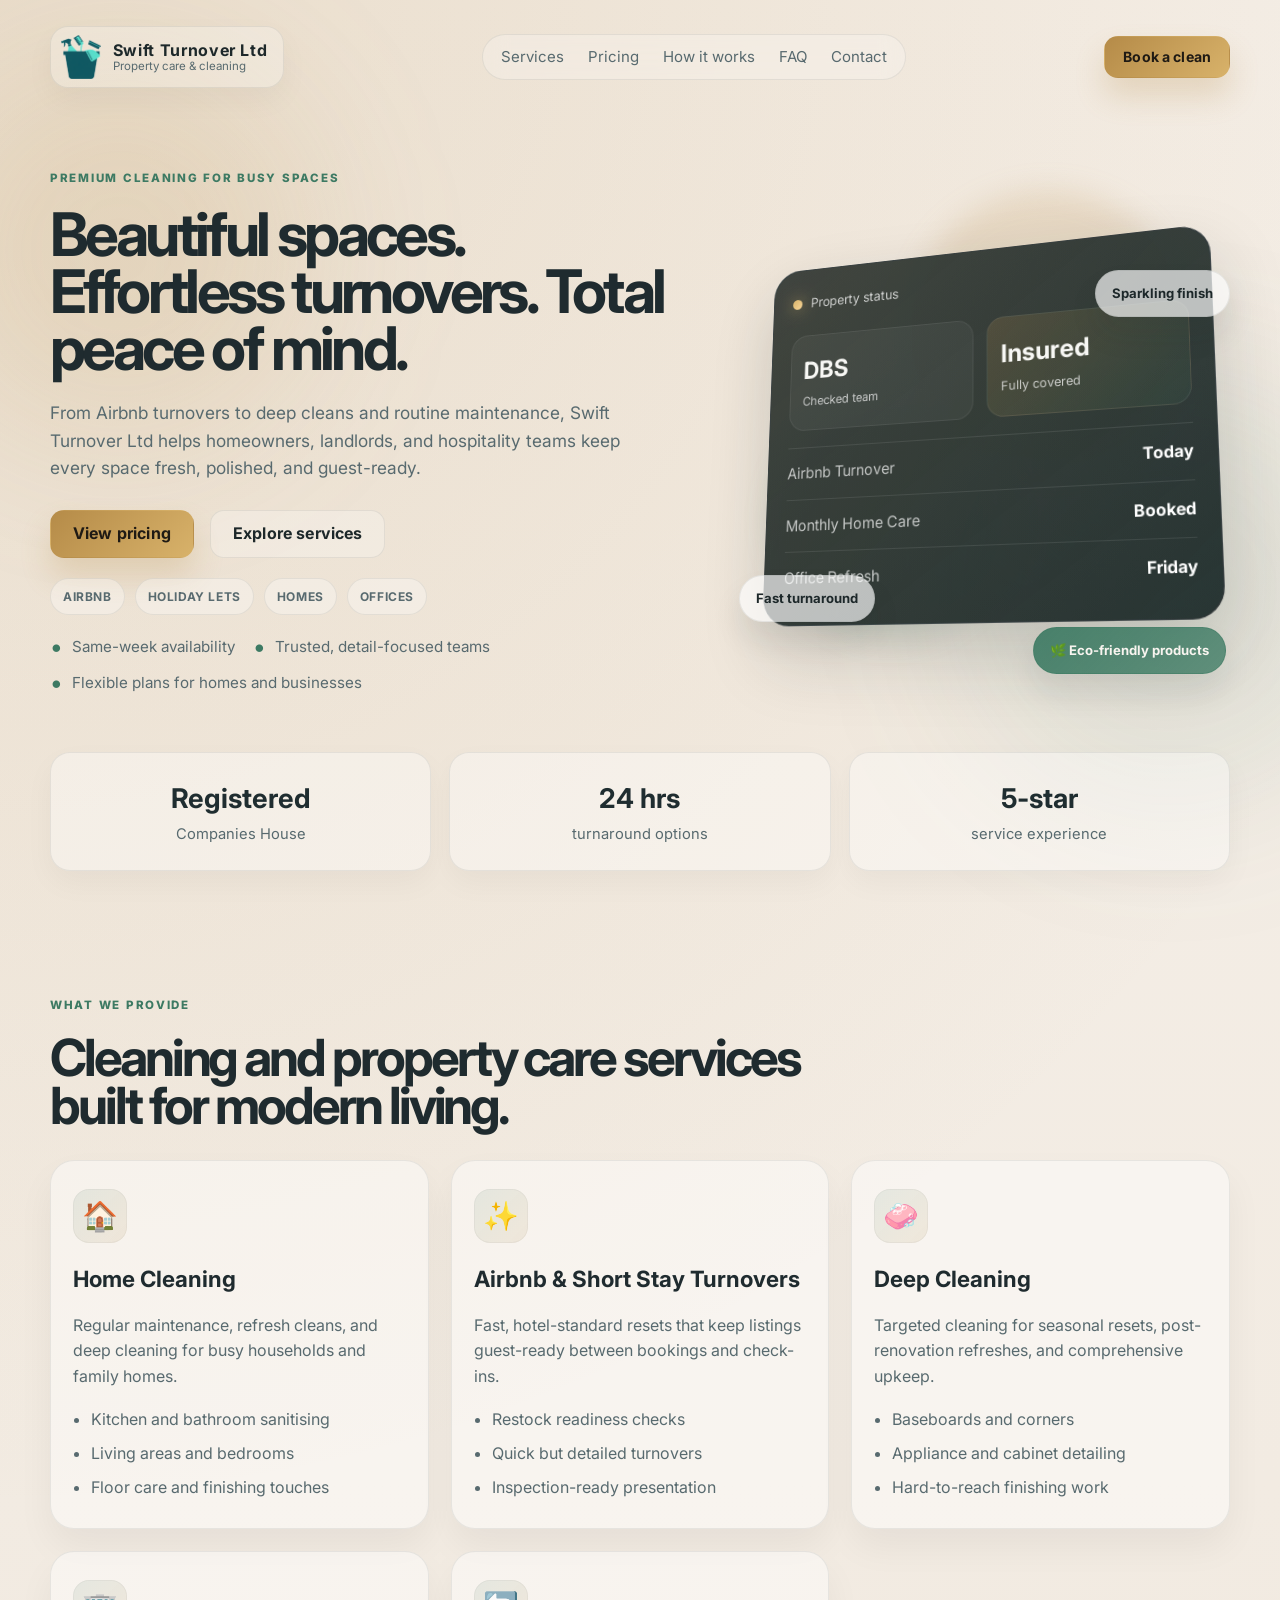
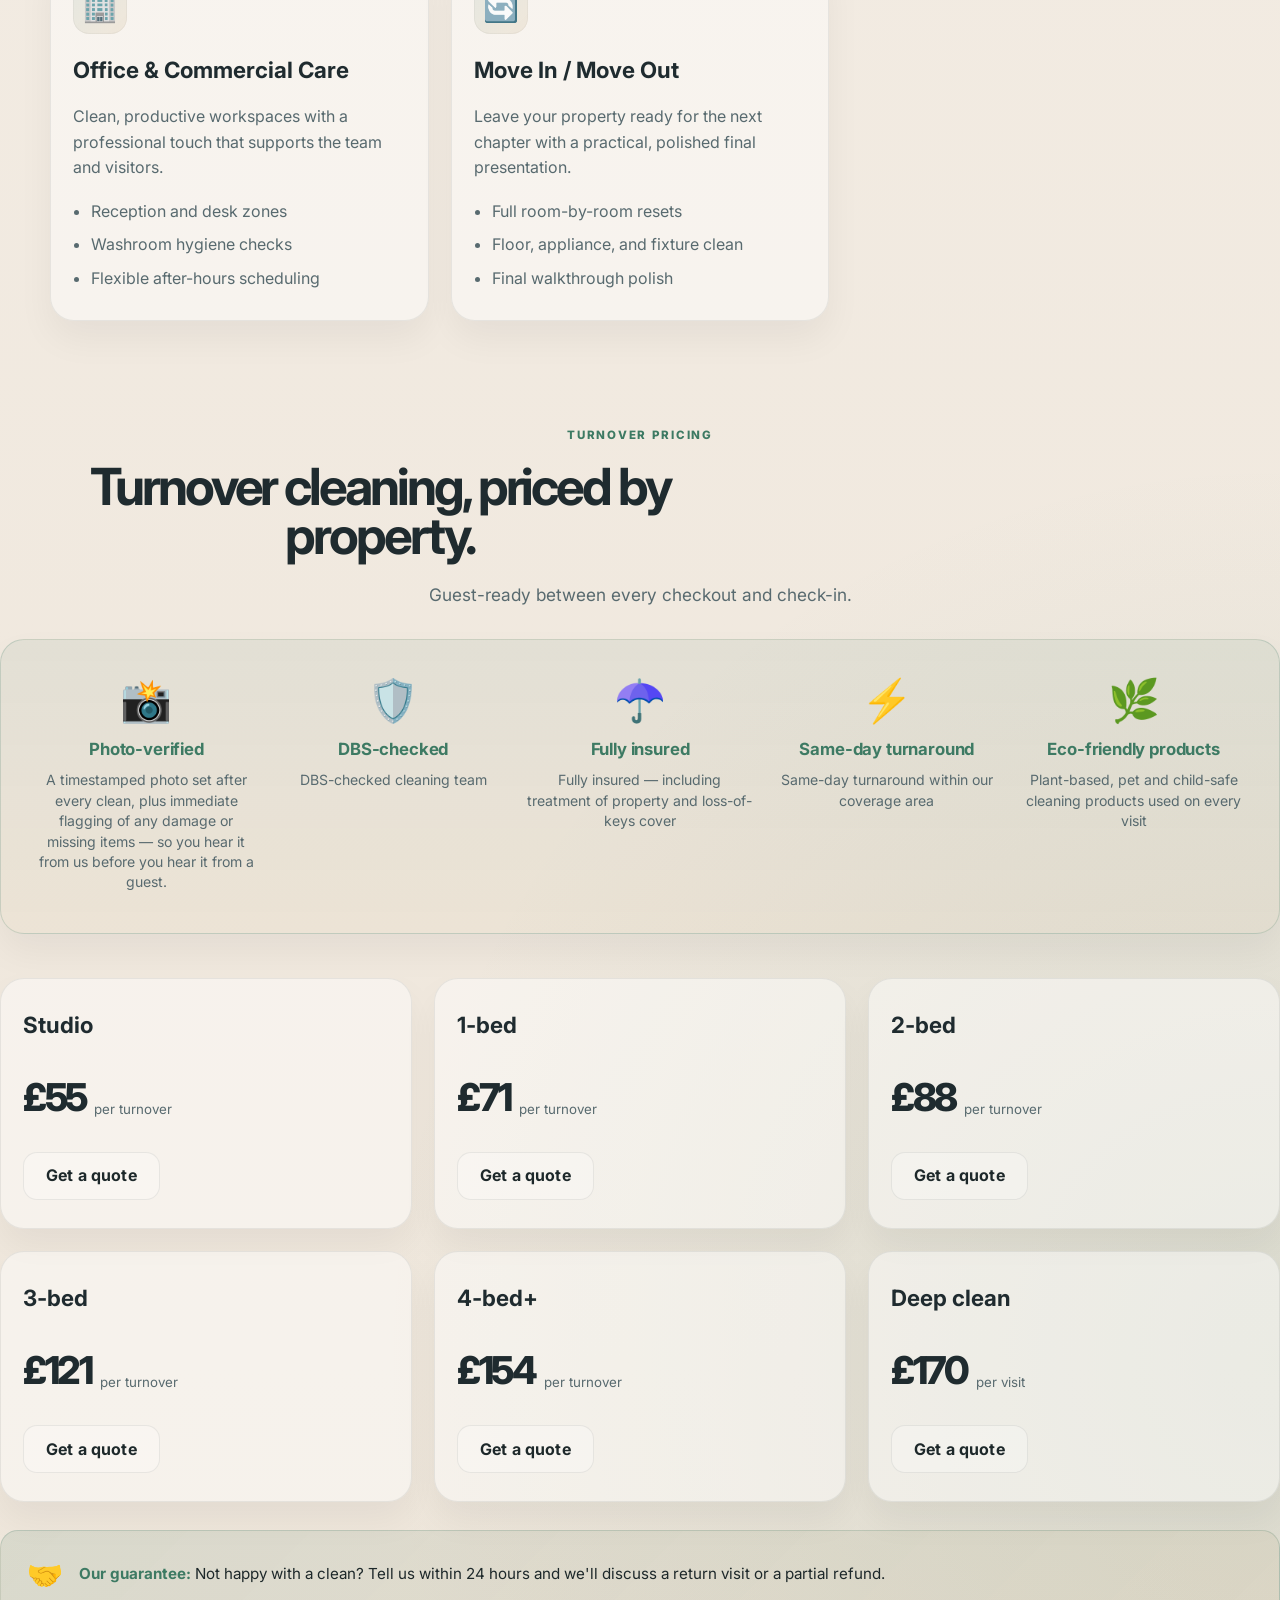
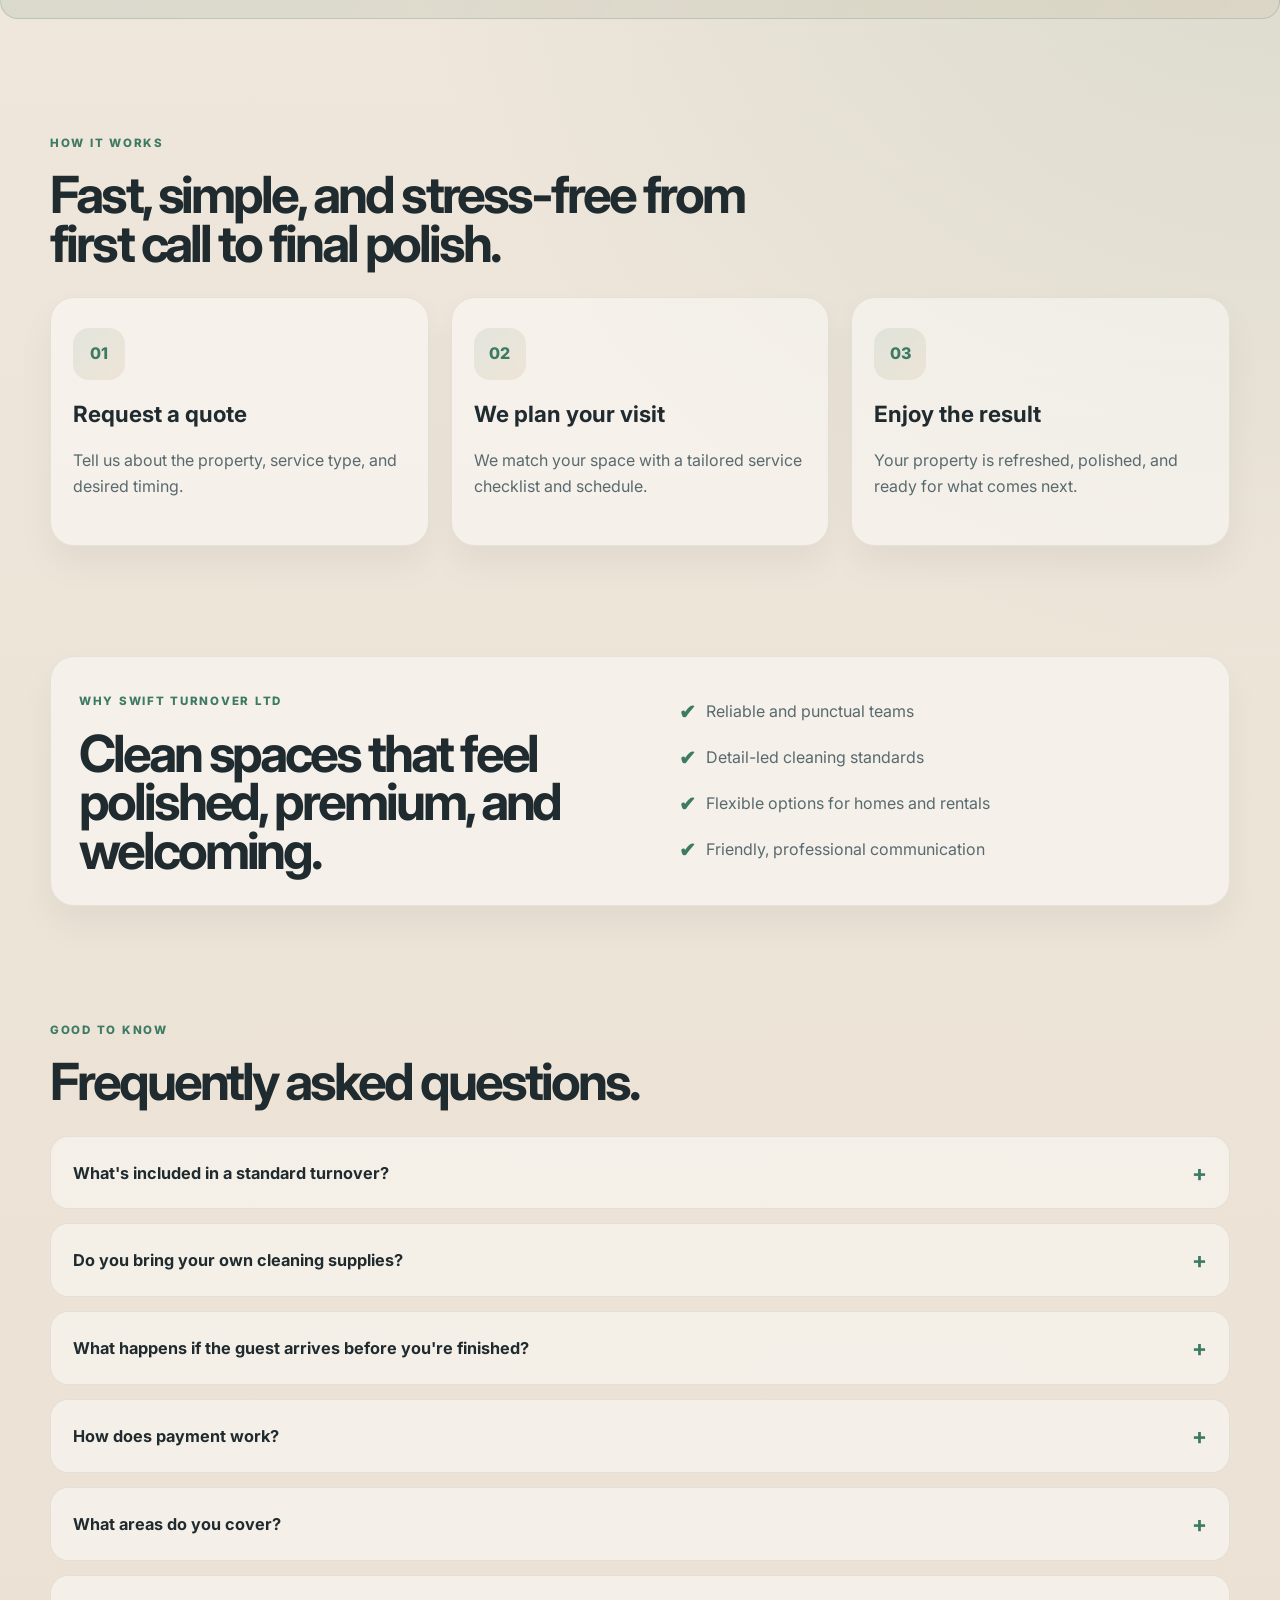
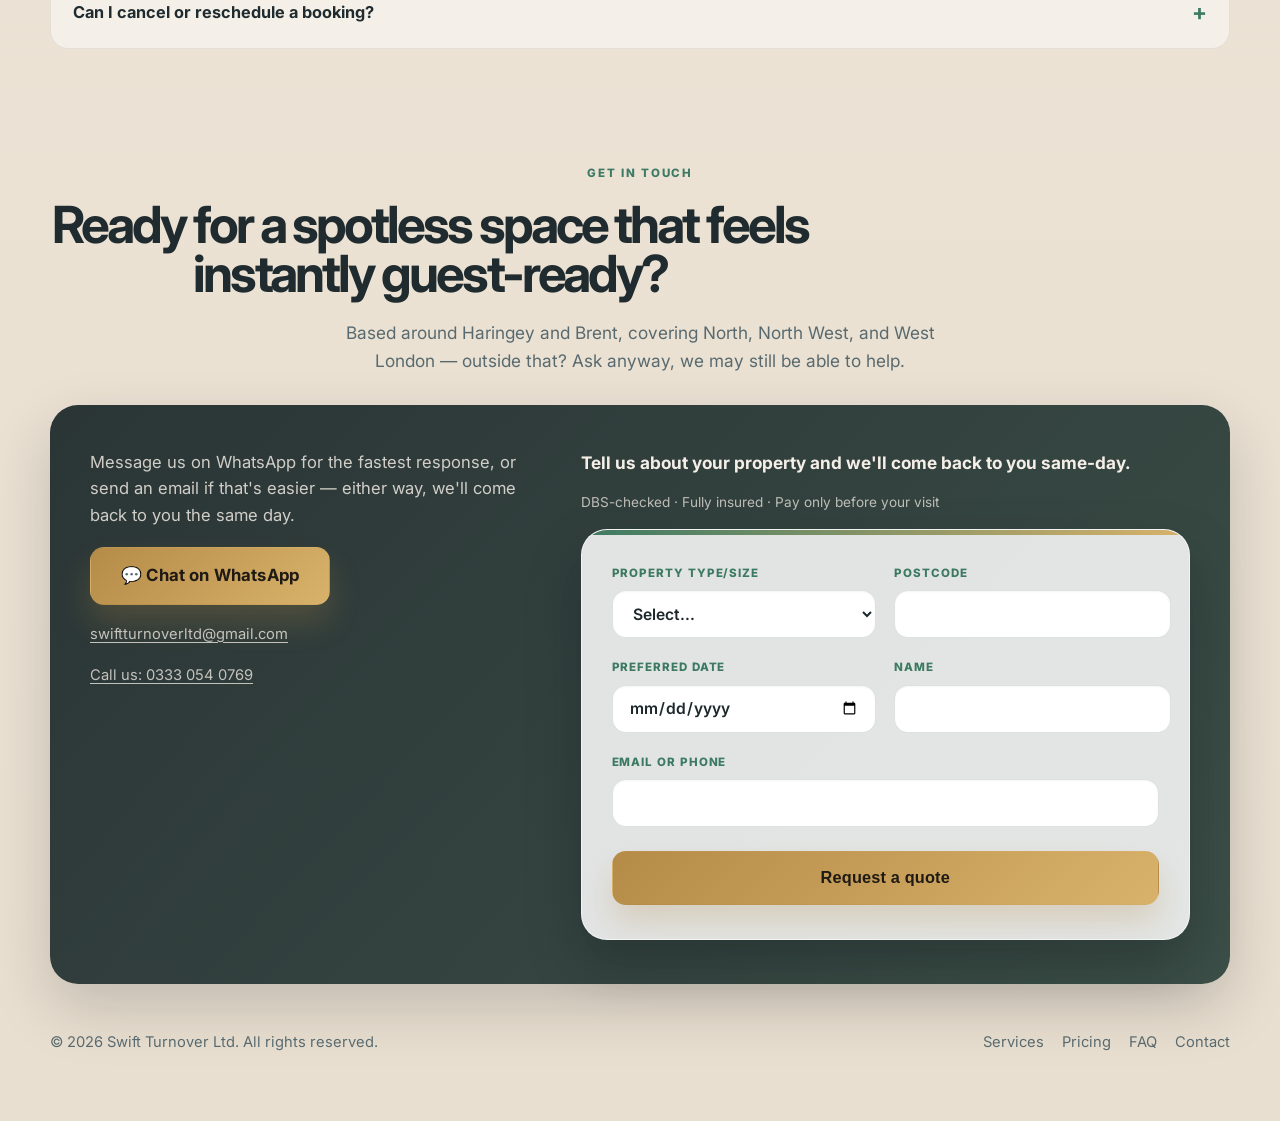
<file: index.html>
<!DOCTYPE html>
<html lang="en">
  <head>
    <!-- redeploy: trigger Netlify form re-scan -->
    <meta charset="UTF-8" />
    <meta name="viewport" content="width=device-width, initial-scale=1.0" />
    <title>Swift Turnover Ltd | Premium Cleaning & Property Care</title>
    <meta
      name="description"
      content="Swift Turnover Ltd helps homeowners, landlords, and hospitality businesses keep every space spotless, guest-ready, and stress-free."
    />
    <meta property="og:type" content="website" />
    <meta property="og:site_name" content="Swift Turnover Ltd" />
    <meta property="og:title" content="Swift Turnover Ltd | Premium Cleaning & Property Care" />
    <meta property="og:description" content="Airbnb turnovers, deep cleans, and routine maintenance across Haringey, Brent, and 11 surrounding North, North West, and West London boroughs. DBS-checked, fully insured, eco-friendly products." />
    <meta property="og:url" content="https://swiftturnoverltd.co.uk/" />
    <meta property="og:image" content="https://swiftturnoverltd.co.uk/logo.png" />
    <meta name="twitter:card" content="summary" />
    <meta name="twitter:title" content="Swift Turnover Ltd | Premium Cleaning & Property Care" />
    <meta name="twitter:description" content="Airbnb turnovers, deep cleans, and routine maintenance. DBS-checked, fully insured, eco-friendly products." />
    <meta name="twitter:image" content="https://swiftturnoverltd.co.uk/logo.png" />
    <link rel="canonical" href="https://swiftturnoverltd.co.uk/" />
    <link rel="preconnect" href="https://fonts.googleapis.com" />
    <link rel="preconnect" href="https://fonts.gstatic.com" crossorigin />
    <link
      href="https://fonts.googleapis.com/css2?family=Inter:wght@400;500;600;700;800;900&display=swap"
      rel="stylesheet"
    />
    <link rel="stylesheet" href="styles.css" />
    <link rel="icon" type="image/png" sizes="32x32" href="favicon-32.png" />
    <link rel="icon" type="image/png" sizes="16x16" href="favicon-16.png" />
    <link rel="apple-touch-icon" href="apple-touch-icon.png" />
  </head>
  <body>
    <header class="topbar wrapper">
      <div class="brand" aria-label="Swift Turnover Ltd home">
        <img src="logo.png" alt="" class="brand-icon" />
        <div class="brand-copy">
          <strong>Swift Turnover Ltd</strong>
          <span>Property care & cleaning</span>
        </div>
      </div>

      <nav class="nav" aria-label="Main navigation">
        <a href="#services">Services</a>
        <a href="#pricing">Pricing</a>
        <a href="#process">How it works</a>
        <a href="#faq">FAQ</a>
        <a href="#contact">Contact</a>
      </nav>

      <a class="button button-primary small" href="#contact">Book a clean</a>
    </header>

    <main>
      <section class="hero wrapper">
        <div class="hero-copy reveal">
          <p class="eyebrow">Premium cleaning for busy spaces</p>
          <h1>Beautiful spaces. Effortless turnovers. Total peace of mind.</h1>
          <p class="lede">
            From Airbnb turnovers to deep cleans and routine maintenance, Swift Turnover Ltd helps
            homeowners, landlords, and hospitality teams keep every space fresh, polished, and guest-ready.
          </p>

          <div class="cta-row">
            <a class="button button-primary" href="#pricing">View pricing</a>
            <a class="button button-secondary" href="#services">Explore services</a>
          </div>

          <div class="trust-row" aria-label="Service types">
            <span>Airbnb</span>
            <span>Holiday lets</span>
            <span>Homes</span>
            <span>Offices</span>
          </div>

          <ul class="hero-points" aria-label="Key benefits">
            <li>Same-week availability</li>
            <li>Trusted, detail-focused teams</li>
            <li>Flexible plans for homes and businesses</li>
          </ul>
        </div>

        <div class="hero-visual reveal" aria-label="Swift Turnover dashboard illustration">
          <div class="orb orb-one"></div>
          <div class="orb orb-two"></div>

          <div class="dashboard-card tilt-card">
            <div class="dashboard-header">
              <span class="status-dot"></span>
              <span>Property status</span>
            </div>

            <div class="dashboard-body">
              <div class="mini-stat">
                <strong>DBS</strong>
                <span>Checked team</span>
              </div>
              <div class="mini-stat gradient">
                <strong>Insured</strong>
                <span>Fully covered</span>
              </div>
            </div>

            <div class="schedule-row">
              <span>Airbnb Turnover</span>
              <em>Today</em>
            </div>
            <div class="schedule-row">
              <span>Monthly Home Care</span>
              <em>Booked</em>
            </div>
            <div class="schedule-row">
              <span>Office Refresh</span>
              <em>Friday</em>
            </div>
          </div>

          <div class="floating-tag tag-one">Sparkling finish</div>
          <div class="floating-tag tag-two">Fast turnaround</div>
          <div class="floating-tag tag-three">🌿 Eco-friendly products</div>
        </div>
      </section>

      <section class="stats wrapper reveal">
        <div class="stat-card">
          <strong>Registered</strong>
          <span>Companies House</span>
        </div>
        <div class="stat-card">
          <strong>24 hrs</strong>
          <span>turnaround options</span>
        </div>
        <div class="stat-card">
          <strong>5-star</strong>
          <span>service experience</span>
        </div>
      </section>

      <section id="services" class="section wrapper reveal">
        <div class="section-heading">
          <p class="eyebrow">What we provide</p>
          <h2>Cleaning and property care services built for modern living.</h2>
        </div>

        <div class="services-grid">
          <article class="service-card tilt-card">
            <div class="icon">🏠</div>
            <h3>Home Cleaning</h3>
            <p>Regular maintenance, refresh cleans, and deep cleaning for busy households and family homes.</p>
            <ul>
              <li>Kitchen and bathroom sanitising</li>
              <li>Living areas and bedrooms</li>
              <li>Floor care and finishing touches</li>
            </ul>
          </article>

          <article class="service-card tilt-card">
            <div class="icon">✨</div>
            <h3>Airbnb & Short Stay Turnovers</h3>
            <p>Fast, hotel-standard resets that keep listings guest-ready between bookings and check-ins.</p>
            <ul>
              <li>Restock readiness checks</li>
              <li>Quick but detailed turnovers</li>
              <li>Inspection-ready presentation</li>
            </ul>
          </article>

          <article class="service-card tilt-card">
            <div class="icon">🧼</div>
            <h3>Deep Cleaning</h3>
            <p>Targeted cleaning for seasonal resets, post-renovation refreshes, and comprehensive upkeep.</p>
            <ul>
              <li>Baseboards and corners</li>
              <li>Appliance and cabinet detailing</li>
              <li>Hard-to-reach finishing work</li>
            </ul>
          </article>

          <article class="service-card tilt-card">
            <div class="icon">🏢</div>
            <h3>Office & Commercial Care</h3>
            <p>Clean, productive workspaces with a professional touch that supports the team and visitors.</p>
            <ul>
              <li>Reception and desk zones</li>
              <li>Washroom hygiene checks</li>
              <li>Flexible after-hours scheduling</li>
            </ul>
          </article>

          <article class="service-card tilt-card">
            <div class="icon">🔄</div>
            <h3>Move In / Move Out</h3>
            <p>Leave your property ready for the next chapter with a practical, polished final presentation.</p>
            <ul>
              <li>Full room-by-room resets</li>
              <li>Floor, appliance, and fixture clean</li>
              <li>Final walkthrough polish</li>
            </ul>
          </article>

        </div>
      </section>

      <section id="pricing" class="section pricing-wrapper reveal">
        <div class="section-heading centered">
          <p class="eyebrow">Turnover pricing</p>
          <h2>Turnover cleaning, priced by property.</h2>
          <p class="lede" style="margin-left: auto; margin-right: auto;">Guest-ready between every checkout and check-in.</p>
        </div>

        <div class="trust-strip">
          <div class="trust-item">
            <div class="trust-icon">📸</div>
            <h3>Photo-verified</h3>
            <p>A timestamped photo set after every clean, plus immediate flagging of any damage or missing items — so you hear it from us before you hear it from a guest.</p>
          </div>
          <div class="trust-item">
            <div class="trust-icon">🛡️</div>
            <h3>DBS-checked</h3>
            <p>DBS-checked cleaning team</p>
          </div>
          <div class="trust-item">
            <div class="trust-icon">☂️</div>
            <h3>Fully insured</h3>
            <p>Fully insured — including treatment of property and loss-of-keys cover</p>
          </div>
          <div class="trust-item">
            <div class="trust-icon">⚡</div>
            <h3>Same-day turnaround</h3>
            <p>Same-day turnaround within our coverage area</p>
          </div>
          <div class="trust-item">
            <div class="trust-icon">🌿</div>
            <h3>Eco-friendly products</h3>
            <p>Plant-based, pet and child-safe cleaning products used on every visit</p>
          </div>
        </div>

        <div class="pricing-grid">
          <article class="pricing-card">
            <div class="plan-header">
              <h3>Studio</h3>
            </div>
            <div class="price">
              <span>£55</span>
              <small>per turnover</small>
            </div>
            <a href="#contact" class="button button-secondary">Get a quote</a>
          </article>

          <article class="pricing-card">
            <div class="plan-header">
              <h3>1-bed</h3>
            </div>
            <div class="price">
              <span>£71</span>
              <small>per turnover</small>
            </div>
            <a href="#contact" class="button button-secondary">Get a quote</a>
          </article>

          <article class="pricing-card">
            <div class="plan-header">
              <h3>2-bed</h3>
            </div>
            <div class="price">
              <span>£88</span>
              <small>per turnover</small>
            </div>
            <a href="#contact" class="button button-secondary">Get a quote</a>
          </article>

          <article class="pricing-card">
            <div class="plan-header">
              <h3>3-bed</h3>
            </div>
            <div class="price">
              <span>£121</span>
              <small>per turnover</small>
            </div>
            <a href="#contact" class="button button-secondary">Get a quote</a>
          </article>

          <article class="pricing-card">
            <div class="plan-header">
              <h3>4-bed+</h3>
            </div>
            <div class="price">
              <span>£154</span>
              <small>per turnover</small>
            </div>
            <a href="#contact" class="button button-secondary">Get a quote</a>
          </article>

          <article class="pricing-card">
            <div class="plan-header">
              <h3>Deep clean</h3>
            </div>
            <div class="price">
              <span>£170</span>
              <small>per visit</small>
            </div>
            <a href="#contact" class="button button-secondary">Get a quote</a>
          </article>
        </div>

        <div class="guarantee-banner">
          <span class="guarantee-icon">🤝</span>
          <p><strong>Our guarantee:</strong> Not happy with a clean? Tell us within 24 hours and we'll discuss a return visit or a partial refund.</p>
        </div>
      </section>

      <section id="process" class="section wrapper reveal">
        <div class="section-heading">
          <p class="eyebrow">How it works</p>
          <h2>Fast, simple, and stress-free from first call to final polish.</h2>
        </div>

        <div class="process-grid">
          <div class="process-step">
            <span>01</span>
            <h3>Request a quote</h3>
            <p>Tell us about the property, service type, and desired timing.</p>
          </div>
          <div class="process-step">
            <span>02</span>
            <h3>We plan your visit</h3>
            <p>We match your space with a tailored service checklist and schedule.</p>
          </div>
          <div class="process-step">
            <span>03</span>
            <h3>Enjoy the result</h3>
            <p>Your property is refreshed, polished, and ready for what comes next.</p>
          </div>
        </div>
      </section>

      <section class="section wrapper reveal">
        <div class="feature-band">
          <div>
            <p class="eyebrow">Why Swift Turnover Ltd</p>
            <h2>Clean spaces that feel polished, premium, and welcoming.</h2>
          </div>
          <div class="feature-list">
            <div><strong>✔</strong> Reliable and punctual teams</div>
            <div><strong>✔</strong> Detail-led cleaning standards</div>
            <div><strong>✔</strong> Flexible options for homes and rentals</div>
            <div><strong>✔</strong> Friendly, professional communication</div>
          </div>
        </div>
      </section>

      <section id="faq" class="section wrapper reveal">
        <div class="section-heading">
          <p class="eyebrow">Good to know</p>
          <h2>Frequently asked questions.</h2>
        </div>

        <div class="faq-list">
          <details class="faq-item">
            <summary>What's included in a standard turnover?</summary>
            <p>A full reset between guests — beds stripped and remade, kitchen and bathroom cleaned and sanitised, floors done, surfaces wiped down, and rubbish removed, finished with a walkthrough check before we leave.</p>
          </details>
          <details class="faq-item">
            <summary>Do you bring your own cleaning supplies?</summary>
            <p>Yes — our team brings its own eco-friendly, plant-based cleaning products and equipment as standard, so you don't need to stock anything. Let us know if you'd prefer fragrance-free products and we'll happily use those instead.</p>
          </details>
          <details class="faq-item">
            <summary>What happens if the guest arrives before you're finished?</summary>
            <p>We build a buffer into every turnover slot and will message you straight away if we're running behind schedule, so you're never caught by surprise.</p>
          </details>
          <details class="faq-item">
            <summary>How does payment work?</summary>
            <p>Payment is taken before your scheduled visit.</p>
          </details>
          <details class="faq-item">
            <summary>What areas do you cover?</summary>
            <p>We're based around Haringey and Brent, and regularly cover Enfield, Barnet, Islington, Hackney, Waltham Forest, Harrow, Camden, Ealing, Westminster, Hammersmith and Fulham, and Redbridge. Don't see your area? Get in touch with your postcode anyway — we may still be able to help, even if it's not a guaranteed booking.</p>
          </details>
          <details class="faq-item">
            <summary>Can I cancel or reschedule a booking?</summary>
            <p>Yes — we ask for at least 2-3 hours' notice before your scheduled visit, though the earlier you can let us know, the better we can accommodate you.</p>
          </details>
        </div>
      </section>

      <section id="contact" class="section wrapper reveal">
        <div class="section-heading centered">
          <p class="eyebrow">Get in touch</p>
          <h2>Ready for a spotless space that feels instantly guest-ready?</h2>
          <p class="lede" style="margin-left: auto; margin-right: auto;">Based around Haringey and Brent, covering North, North West, and West London — outside that? Ask anyway, we may still be able to help.</p>
        </div>

        <div class="contact-panel">
          <div class="contact-info">
            <p class="contact-copy">Message us on WhatsApp for the fastest response, or send an email if that's easier — either way, we'll come back to you the same day.</p>
            <a class="button button-primary large" href="https://wa.me/447498906097" target="_blank" rel="noopener">💬 Chat on WhatsApp</a>
            <a class="contact-email-link" href="mailto:swiftturnoverltd@gmail.com">swiftturnoverltd@gmail.com</a>
            <a class="contact-email-link" href="tel:03330540769">Call us: 0333 054 0769</a>
          </div>

          <div class="contact-form-panel">
            <p class="form-intro">Tell us about your property and we'll come back to you same-day.</p>
            <p class="contact-trust">DBS-checked · Fully insured · Pay only before your visit</p>

            <!--
              Quote form uses Netlify's built-in form handling (native to this host, no external
              service, no activation step). Submissions appear under the project's "Forms" tab in
              Netlify, and can be set to auto-forward to swiftturnoverltd@gmail.com via
              Forms -> Settings & usage -> Form notifications -> Add notification -> Email notification.
            -->
            <form class="quote-form" name="quote-form" method="POST" action="/thank-you.html" data-netlify="true" netlify-honeypot="bot-field">
              <input type="hidden" name="form-name" value="quote-form" />
              <p style="display:none">
                <label>Don't fill this out if you're human: <input name="bot-field" /></label>
              </p>

              <div class="form-row">
                <label>
                  Property type/size
                  <select name="Property type/size" required>
                    <option value="">Select...</option>
                    <option>Studio</option>
                    <option>1-bed</option>
                    <option>2-bed</option>
                    <option>3-bed</option>
                    <option>4-bed+</option>
                    <option>Deep clean</option>
                  </select>
                </label>
                <label>
                  Postcode
                  <input type="text" name="Postcode" required />
                </label>
              </div>

              <div class="form-row">
                <label>
                  Preferred date
                  <input type="date" name="Preferred date" />
                </label>
                <label>
                  Name
                  <input type="text" name="Name" required />
                </label>
              </div>

              <label>
                Email or phone
                <input type="text" name="Email or phone" required />
              </label>

              <button type="submit" class="button button-primary">Request a quote</button>
            </form>
          </div>
        </div>
      </section>
    </main>

    <footer class="site-footer wrapper">
      <p>© <span id="year"></span> Swift Turnover Ltd. All rights reserved.</p>
      <div>
        <a href="#services">Services</a>
        <a href="#pricing">Pricing</a>
        <a href="#faq">FAQ</a>
        <a href="#contact">Contact</a>
      </div>
    </footer>

    <script src="script.js"></script>
  </body>
</html>
</file>
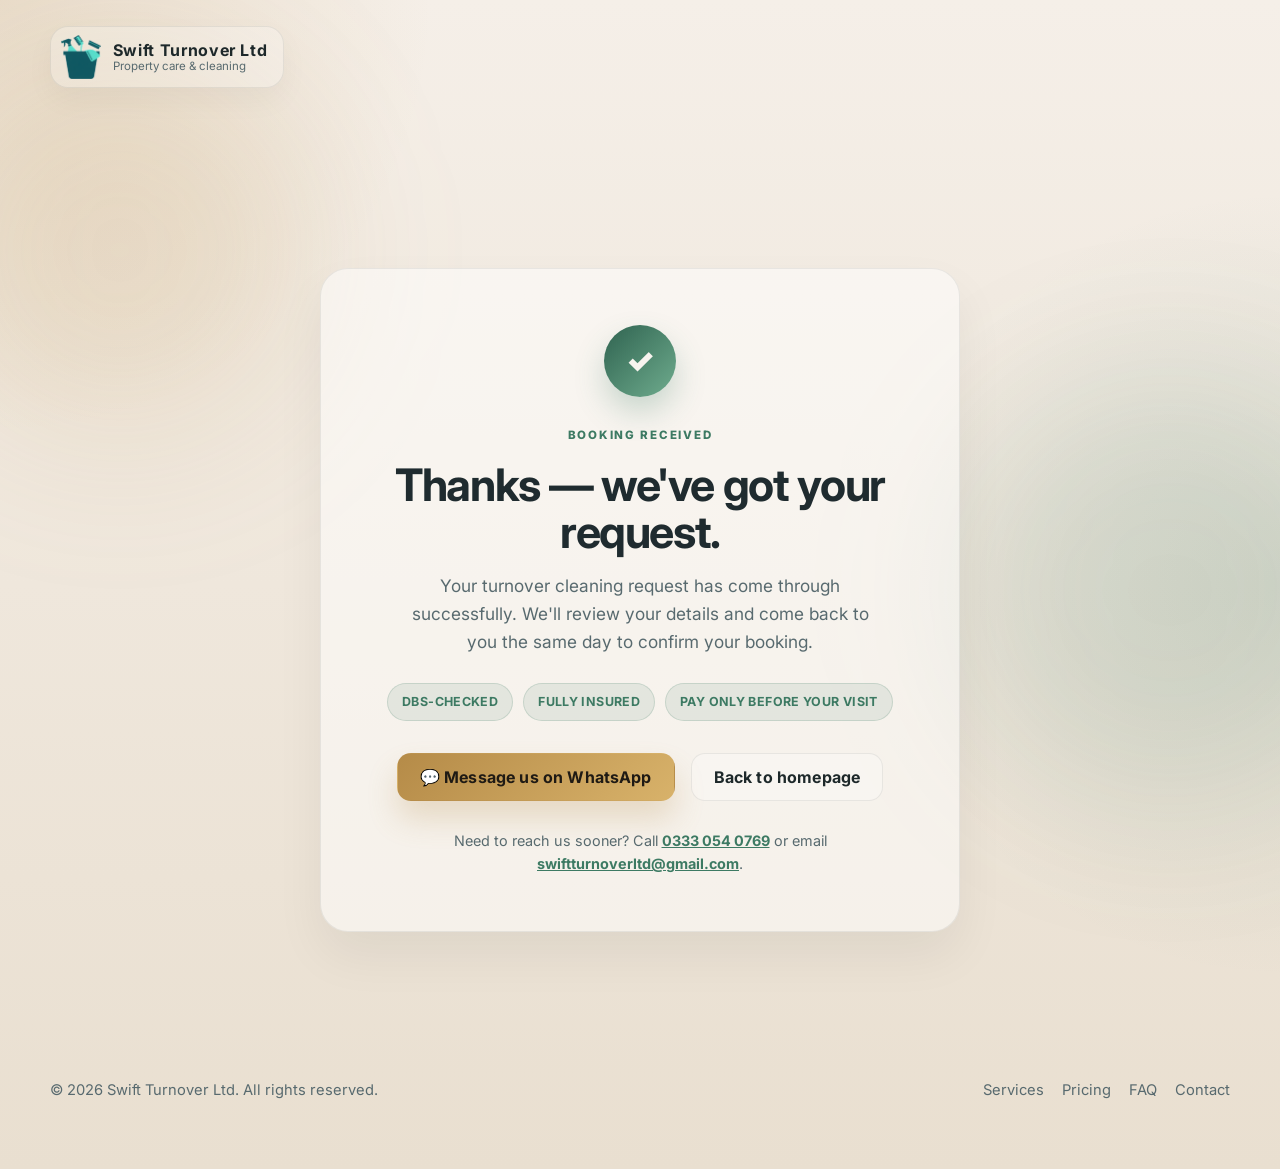
<file: thank-you.html>
<!DOCTYPE html>
<html lang="en">
  <head>
    <meta charset="UTF-8" />
    <meta name="viewport" content="width=device-width, initial-scale=1.0" />
    <title>Booking Received | Swift Turnover Ltd</title>
    <meta name="description" content="Your turnover cleaning request has been received. We'll be in touch same-day." />
    <meta name="robots" content="noindex" />
    <link rel="preconnect" href="https://fonts.googleapis.com" />
    <link rel="preconnect" href="https://fonts.gstatic.com" crossorigin />
    <link
      href="https://fonts.googleapis.com/css2?family=Inter:wght@400;500;600;700;800;900&display=swap"
      rel="stylesheet"
    />
    <link rel="stylesheet" href="styles.css" />
    <link rel="icon" type="image/png" sizes="32x32" href="favicon-32.png" />
    <link rel="icon" type="image/png" sizes="16x16" href="favicon-16.png" />
    <link rel="apple-touch-icon" href="apple-touch-icon.png" />
  </head>
  <body>
    <header class="topbar wrapper">
      <a class="brand" aria-label="Swift Turnover Ltd home" href="/">
        <img src="logo.png" alt="" class="brand-icon" />
        <div class="brand-copy">
          <strong>Swift Turnover Ltd</strong>
          <span>Property care & cleaning</span>
        </div>
      </a>
    </header>

    <main>
      <section class="section wrapper">
        <div class="confirm-panel reveal visible">
          <div class="confirm-icon">✓</div>
          <p class="eyebrow">Booking received</p>
          <h1>Thanks — we've got your request.</h1>
          <p class="lede">
            Your turnover cleaning request has come through successfully. We'll review your
            details and come back to you the same day to confirm your booking.
          </p>

          <div class="confirm-trust">
            <span>DBS-checked</span>
            <span>Fully insured</span>
            <span>Pay only before your visit</span>
          </div>

          <div class="cta-row">
            <a class="button button-primary" href="https://wa.me/447498906097" target="_blank" rel="noopener">💬 Message us on WhatsApp</a>
            <a class="button button-secondary" href="/">Back to homepage</a>
          </div>

          <p class="confirm-note">
            Need to reach us sooner? Call <a href="tel:03330540769">0333 054 0769</a> or email
            <a href="mailto:swiftturnoverltd@gmail.com">swiftturnoverltd@gmail.com</a>.
          </p>
        </div>
      </section>
    </main>

    <footer class="site-footer wrapper">
      <p>© <span id="year"></span> Swift Turnover Ltd. All rights reserved.</p>
      <div>
        <a href="/#services">Services</a>
        <a href="/#pricing">Pricing</a>
        <a href="/#faq">FAQ</a>
        <a href="/#contact">Contact</a>
      </div>
    </footer>

    <script>
      document.getElementById('year').textContent = new Date().getFullYear();
    </script>
  </body>
</html>
</file>
<file: styles.css>
:root {
  --bg: #f5efe8;
  --bg-2: #e9dfd0;
  --panel: rgba(255, 255, 255, 0.72);
  --panel-strong: rgba(255, 255, 255, 0.86);
  --card: rgba(255, 255, 255, 0.75);
  --line: rgba(47, 56, 58, 0.1);
  --text: #1d282a;
  --muted: #586a6f;
  --primary: #3d7a63;
  --secondary: #b58b48;
  --gold: #d8b26a;
  --warm: #efe0c7;
  --shadow: rgba(18, 27, 29, 0.14);
}

* {
  box-sizing: border-box;
}

html {
  scroll-behavior: smooth;
  overflow-x: hidden;
}

body {
  margin: 0;
  font-family: "Inter", sans-serif;
  color: var(--text);
  background:
    radial-gradient(circle at top left, rgba(181, 139, 72, 0.18), transparent 25%),
    radial-gradient(circle at right center, rgba(61, 122, 99, 0.12), transparent 28%),
    linear-gradient(180deg, var(--bg) 0%, var(--bg-2) 100%);
  min-height: 100vh;
  line-height: 1.6;
  overflow-x: hidden;
}

body::before,
body::after {
  content: "";
  position: fixed;
  border-radius: 50%;
  filter: blur(80px);
  pointer-events: none;
  z-index: 0;
}

body::before {
  width: 380px;
  height: 380px;
  background: rgba(181, 139, 72, 0.14);
  top: 60px;
  left: -70px;
}

body::after {
  width: 420px;
  height: 420px;
  background: rgba(61, 122, 99, 0.1);
  right: -100px;
  bottom: 100px;
}

img {
  max-width: 100%;
  display: block;
}

a {
  color: inherit;
  text-decoration: none;
}

.wrapper {
  width: min(1180px, calc(100% - 32px));
  margin: 0 auto;
}

.topbar,
.hero,
.stats,
.section,
.site-footer {
  position: relative;
  z-index: 1;
}

.topbar {
  display: flex;
  align-items: center;
  justify-content: space-between;
  padding: 26px 0 10px;
}

.brand {
  display: inline-flex;
  align-items: center;
  gap: 12px;
  padding: 8px 16px 8px 10px;
  background: rgba(255, 255, 255, 0.26);
  border: 1px solid rgba(29, 40, 42, 0.08);
  border-radius: 18px;
  box-shadow: 0 12px 30px rgba(17, 22, 25, 0.04);
}

.brand-icon {
  height: 44px;
  width: auto;
  display: block;
}

.brand-mark {
  width: 42px;
  height: 42px;
  border-radius: 14px;
  display: grid;
  place-items: center;
  font-size: 1.1rem;
  font-weight: 900;
  background: linear-gradient(135deg, #2f6350, #6fac8e);
  color: #f8f4ef;
  box-shadow: 0 15px 30px rgba(61, 122, 99, 0.2);
}

.brand-copy {
  display: flex;
  flex-direction: column;
  line-height: 1.15;
}

.brand-copy strong {
  font-size: 1rem;
  letter-spacing: 0.04em;
}

.brand-copy span {
  font-size: 0.72rem;
  color: var(--muted);
}

.nav {
  display: flex;
  align-items: center;
  gap: 24px;
  color: var(--muted);
  font-size: 0.94rem;
  padding: 10px 18px;
  border: 1px solid rgba(29, 40, 42, 0.08);
  border-radius: 999px;
  background: rgba(255, 255, 255, 0.24);
  backdrop-filter: blur(12px);
}

.nav a {
  transition: color 0.2s ease, opacity 0.2s ease;
}

.nav a:hover,
.nav a:focus-visible {
  color: var(--text);
}

.button {
  display: inline-flex;
  align-items: center;
  justify-content: center;
  min-height: 48px;
  border-radius: 14px;
  padding: 0 22px;
  border: 1px solid transparent;
  font-weight: 700;
  letter-spacing: 0.01em;
  transition: transform 0.2s ease, box-shadow 0.2s ease, border-color 0.2s ease;
}

.button:hover,
.button:focus-visible {
  transform: translateY(-2px);
}

.button-primary {
  background: linear-gradient(135deg, var(--secondary), var(--gold));
  color: #1f1a14;
  box-shadow: 0 18px 30px rgba(181, 139, 72, 0.24);
}

.button-secondary {
  background: rgba(255, 255, 255, 0.26);
  border-color: rgba(29, 40, 42, 0.08);
  color: var(--text);
}

.button.small {
  min-height: 42px;
  padding: 0 18px;
  font-size: 0.88rem;
}

.hero {
  display: grid;
  grid-template-columns: 1.12fr 0.88fr;
  gap: 42px;
  padding: 52px 0 24px;
  align-items: center;
}

.eyebrow {
  display: inline-flex;
  align-items: center;
  gap: 8px;
  margin: 0 0 18px;
  color: var(--primary);
  text-transform: uppercase;
  letter-spacing: 0.15em;
  font-size: 0.72rem;
  font-weight: 800;
}

.hero-copy h1,
.section-heading h2,
.cta-panel h2,
.feature-band h2 {
  margin: 0;
  letter-spacing: -0.06em;
  line-height: 0.95;
}

.hero-copy h1 {
  font-size: clamp(3rem, 4.7vw, 5.2rem);
  max-width: 700px;
  color: #1f2b2f;
}

.lede {
  margin: 22px 0 0;
  font-size: 1.08rem;
  max-width: 600px;
  color: var(--muted);
}

.cta-row {
  display: flex;
  flex-wrap: wrap;
  align-items: center;
  gap: 16px;
  margin-top: 28px;
}

.trust-row {
  display: flex;
  flex-wrap: wrap;
  gap: 10px;
  margin-top: 20px;
}

.trust-row span {
  padding: 8px 12px;
  border-radius: 999px;
  background: rgba(255, 255, 255, 0.32);
  border: 1px solid rgba(29, 40, 42, 0.08);
  color: var(--muted);
  font-size: 0.75rem;
  letter-spacing: 0.05em;
  text-transform: uppercase;
  font-weight: 700;
}

.hero-points {
  display: flex;
  flex-wrap: wrap;
  gap: 12px 18px;
  list-style: none;
  padding: 0;
  margin: 20px 0 0;
  color: var(--muted);
  font-size: 0.95rem;
}

.hero-points li {
  position: relative;
  padding-left: 22px;
}

.hero-points li::before {
  content: "•";
  position: absolute;
  left: 0;
  color: var(--primary);
  font-size: 1.5rem;
  line-height: 1;
}

.hero-visual {
  position: relative;
  min-height: 560px;
  display: grid;
  place-items: center;
  perspective: 1200px;
}

.dashboard-card {
  position: relative;
  width: min(100%, 470px);
  padding: 26px 22px 20px;
  border-radius: 30px;
  background: linear-gradient(145deg, rgba(37, 49, 52, 0.95), rgba(21, 29, 31, 0.92));
  border: 1px solid rgba(255, 255, 255, 0.08);
  box-shadow: 0 30px 70px rgba(30, 39, 41, 0.18);
  transform-style: preserve-3d;
  transform: rotateX(12deg) rotateY(-18deg);
}

.dashboard-card::before {
  content: "";
  position: absolute;
  inset: 0;
  border-radius: inherit;
  background: linear-gradient(135deg, rgba(181, 139, 72, 0.12), rgba(61, 122, 99, 0.1));
  pointer-events: none;
}

.dashboard-header,
.dashboard-body,
.schedule-row {
  position: relative;
  z-index: 1;
}

.dashboard-header {
  display: flex;
  align-items: center;
  gap: 10px;
  color: rgba(255, 255, 255, 0.75);
  font-size: 0.88rem;
}

.status-dot {
  width: 11px;
  height: 11px;
  border-radius: 50%;
  background: linear-gradient(135deg, var(--gold), #f8d698);
  box-shadow: 0 0 18px rgba(216, 178, 106, 0.7);
}

.dashboard-body {
  display: grid;
  grid-template-columns: repeat(2, minmax(0, 1fr));
  gap: 14px;
  margin: 24px 0 18px;
}

.mini-stat {
  background: rgba(255, 255, 255, 0.04);
  border: 1px solid rgba(255, 255, 255, 0.07);
  border-radius: 18px;
  padding: 18px 14px;
  color: #f7f7f4;
}

.mini-stat strong {
  display: block;
  font-size: clamp(1.6rem, 2vw, 2.1rem);
}

.mini-stat span {
  color: rgba(255,255,255,0.72);
  font-size: 0.8rem;
}

.mini-stat.gradient {
  background: linear-gradient(135deg, rgba(181, 139, 72, 0.2), rgba(61, 122, 99, 0.12));
}

.schedule-row {
  display: flex;
  align-items: center;
  justify-content: space-between;
  gap: 12px;
  padding: 14px 0;
  border-top: 1px solid rgba(255, 255, 255, 0.09);
  color: rgba(255,255,255,0.7);
}

.schedule-row em {
  font-style: normal;
  color: #ffffff;
  font-weight: 700;
}

.orb {
  position: absolute;
  border-radius: 50%;
  filter: blur(14px);
}

.orb-one {
  width: 280px;
  height: 280px;
  background: rgba(181, 139, 72, 0.18);
  top: 40px;
  right: 42px;
}

.orb-two {
  width: 240px;
  height: 240px;
  background: rgba(61, 122, 99, 0.12);
  left: 42px;
  bottom: 70px;
}

.floating-tag {
  position: absolute;
  padding: 12px 16px;
  border-radius: 999px;
  background: rgba(255, 255, 255, 0.68);
  border: 1px solid rgba(29, 40, 42, 0.08);
  box-shadow: 0 18px 30px rgba(26, 32, 34, 0.08);
  font-size: 0.82rem;
  font-weight: 700;
  color: var(--text);
}

.tag-one {
  right: 0;
  top: 120px;
}

.tag-two {
  left: 10px;
  bottom: 88px;
}

.tag-three {
  right: 4px;
  bottom: 36px;
  background: linear-gradient(135deg, rgba(61, 122, 99, 0.92), rgba(61, 122, 99, 0.78));
  color: #f8f4ef;
  border-color: rgba(61, 122, 99, 0.4);
}

.stats {
  display: grid;
  grid-template-columns: repeat(3, minmax(0, 1fr));
  gap: 18px;
  padding: 18px 0 10px;
}

.stat-card {
  padding: 24px 18px;
  border-radius: 20px;
  background: rgba(255, 255, 255, 0.38);
  border: 1px solid rgba(29, 40, 42, 0.08);
  text-align: center;
  box-shadow: 0 12px 30px rgba(17, 22, 25, 0.04);
}

.stat-card strong {
  display: block;
  font-size: clamp(1.7rem, 2vw, 2.3rem);
  color: #1f2d30;
}

.stat-card span {
  color: var(--muted);
  font-size: 0.92rem;
}

.section {
  padding: 110px 0 0;
}

.section-heading {
  margin-bottom: 30px;
}

.section-heading.centered {
  text-align: center;
}

.section-heading h2,
.feature-band h2,
.cta-panel h2 {
  font-size: clamp(2.3rem, 4vw, 3.4rem);
  max-width: 760px;
  color: #1f2b2f;
}

.services-grid {
  display: grid;
  grid-template-columns: repeat(3, minmax(0, 1fr));
  gap: 22px;
}

.service-card,
.pricing-card,
.process-step,
.feature-band,
.cta-panel {
  background: rgba(255, 255, 255, 0.45);
  border: 1px solid rgba(29, 40, 42, 0.08);
  border-radius: 24px;
  box-shadow: 0 18px 36px rgba(17, 22, 25, 0.05);
}

.service-card {
  padding: 28px 22px;
  transition: transform 0.2s ease, border-color 0.2s ease, box-shadow 0.2s ease;
}

.service-card:hover,
.pricing-card:hover,
.process-step:hover {
  transform: translateY(-5px);
  border-color: rgba(61, 122, 99, 0.18);
  box-shadow: 0 22px 42px rgba(17, 22, 25, 0.07);
}

.icon {
  width: 54px;
  height: 54px;
  display: grid;
  place-items: center;
  border-radius: 16px;
  font-size: 1.8rem;
  background: linear-gradient(135deg, rgba(61, 122, 99, 0.1), rgba(181, 139, 72, 0.12));
  box-shadow: inset 0 0 0 1px rgba(29,40,42,0.04);
  margin-bottom: 18px;
}

.service-card h3,
.pricing-card h3,
.process-step h3 {
  margin: 0 0 12px;
  font-size: 1.4rem;
  color: #1f2b2f;
}

.service-card p,
.process-step p,
.pricing-card li,
.feature-list div {
  color: var(--muted);
}

.service-card ul {
  margin: 18px 0 0;
  padding-left: 18px;
  color: var(--muted);
}

.service-card li + li {
  margin-top: 8px;
}

.pricing-wrapper {
  padding-top: 100px;
}

.trust-strip {
  display: grid;
  grid-template-columns: repeat(auto-fit, minmax(170px, 1fr));
  gap: 20px;
  background: linear-gradient(180deg, rgba(61, 122, 99, 0.08), rgba(181, 139, 72, 0.05));
  border: 1px solid rgba(61, 122, 99, 0.2);
  border-radius: 24px;
  padding: 40px 32px;
  margin-bottom: 44px;
  box-shadow: 0 18px 36px rgba(17, 22, 25, 0.05);
}

.trust-item {
  text-align: center;
}

.trust-icon {
  font-size: 2.6rem;
  line-height: 1;
  margin-bottom: 14px;
}

.trust-item h3 {
  margin: 0 0 8px;
  font-size: 1.05rem;
  letter-spacing: -0.01em;
  color: var(--primary);
}

.trust-item p {
  margin: 0;
  font-size: 0.88rem;
  line-height: 1.45;
  color: var(--muted);
}

.pricing-grid {
  display: grid;
  grid-template-columns: repeat(3, minmax(0, 1fr));
  gap: 22px;
}

.pricing-card {
  position: relative;
  padding: 28px 22px;
}

.pricing-card.featured {
  background: linear-gradient(180deg, rgba(255, 255, 255, 0.72), rgba(245, 238, 232, 0.9));
  border-color: rgba(61, 122, 99, 0.18);
  transform: translateY(-8px);
}

.badge {
  position: absolute;
  top: 18px;
  right: 18px;
  background: linear-gradient(135deg, var(--primary), #8ec0a9);
  color: #f8f4ef;
  font-weight: 900;
  font-size: 0.68rem;
  letter-spacing: 0.07em;
  text-transform: uppercase;
  border-radius: 999px;
  padding: 7px 10px;
}

.plan-header p {
  margin: 0;
  color: var(--muted);
}

.price {
  display: flex;
  align-items: end;
  gap: 8px;
  margin: 24px 0;
}

.price span {
  font-size: clamp(2.2rem, 3vw, 2.9rem);
  font-weight: 800;
  letter-spacing: -0.06em;
  color: #1f2b2f;
}

.price small {
  color: var(--muted);
  margin-bottom: 8px;
}

.pricing-card ul {
  list-style: none;
  margin: 0 0 26px;
  padding: 0;
  display: grid;
  gap: 12px;
}

.pricing-card li {
  position: relative;
  padding-left: 22px;
}

.pricing-card li::before {
  content: "✓";
  position: absolute;
  left: 0;
  color: var(--primary);
  font-weight: 700;
}

.guarantee-banner {
  display: flex;
  align-items: center;
  gap: 16px;
  margin-top: 28px;
  padding: 20px 26px;
  border-radius: 18px;
  background: linear-gradient(135deg, rgba(61, 122, 99, 0.12), rgba(181, 139, 72, 0.08));
  border: 1px solid rgba(61, 122, 99, 0.2);
}

.guarantee-icon {
  font-size: 1.8rem;
  flex-shrink: 0;
}

.guarantee-banner p {
  margin: 0;
  color: var(--text);
  font-size: 0.95rem;
}

.guarantee-banner strong {
  color: var(--primary);
}

.faq-list {
  display: grid;
  gap: 14px;
}

.faq-item {
  background: rgba(255, 255, 255, 0.45);
  border: 1px solid rgba(29, 40, 42, 0.08);
  border-radius: 18px;
  padding: 18px 22px;
}

.faq-item[open] {
  border-color: rgba(61, 122, 99, 0.2);
}

.faq-item summary {
  cursor: pointer;
  font-weight: 700;
  font-size: 1.02rem;
  color: #1f2b2f;
  list-style: none;
  display: flex;
  align-items: center;
  justify-content: space-between;
  gap: 16px;
}

.faq-item summary::-webkit-details-marker {
  display: none;
}

.faq-item summary::after {
  content: "+";
  font-size: 1.4rem;
  color: var(--primary);
  flex-shrink: 0;
}

.faq-item[open] summary::after {
  content: "\2212";
}

.faq-item p {
  margin: 14px 0 0;
  color: var(--muted);
  font-size: 0.94rem;
  line-height: 1.6;
}

.contact-panel {
  display: grid;
  grid-template-columns: 0.85fr 1.15fr;
  gap: 40px;
  margin-top: 8px;
  padding: 44px 40px;
  border-radius: 28px;
  background: linear-gradient(135deg, rgba(30, 41, 43, 0.94), rgba(48, 69, 62, 0.94));
  color: #f5efe8;
  box-shadow: 0 24px 60px rgba(17, 22, 25, 0.18);
}

.contact-info {
  display: flex;
  flex-direction: column;
  align-items: flex-start;
  gap: 18px;
}

.contact-copy {
  margin: 0;
  color: rgba(245, 239, 232, 0.82);
  font-size: 1.04rem;
  line-height: 1.6;
}

.button.large {
  min-height: 58px;
  padding: 0 30px;
  font-size: 1.05rem;
}

.contact-email-link {
  color: rgba(245, 239, 232, 0.75);
  font-size: 0.92rem;
  text-decoration: underline;
  text-underline-offset: 3px;
  transition: color 0.2s ease;
}

.contact-email-link:hover,
.contact-email-link:focus-visible {
  color: #ffffff;
}

.contact-form-panel {
  display: flex;
  flex-direction: column;
  gap: 16px;
}

.form-intro {
  margin: 0;
  font-weight: 700;
  font-size: 1.08rem;
  color: #f5efe8;
}

.contact-trust {
  margin: 0;
  color: rgba(245, 239, 232, 0.72);
  font-size: 0.85rem;
  line-height: 1.5;
}

.quote-form {
  position: relative;
  margin-top: 0;
  padding: 34px 30px;
  background: var(--panel-strong);
  border: 1px solid rgba(255, 255, 255, 0.6);
  border-radius: 26px;
  box-shadow: 0 26px 54px rgba(10, 16, 17, 0.28);
  display: grid;
  gap: 20px;
  overflow: hidden;
}

.quote-form::before {
  content: "";
  position: absolute;
  top: 0;
  left: 0;
  right: 0;
  height: 5px;
  background: linear-gradient(90deg, var(--primary), var(--gold));
}

.form-row {
  display: grid;
  grid-template-columns: repeat(2, minmax(0, 1fr));
  gap: 18px;
}

.quote-form label {
  display: grid;
  gap: 8px;
  font-size: 0.72rem;
  font-weight: 800;
  letter-spacing: 0.08em;
  text-transform: uppercase;
  color: var(--primary);
}

.quote-form input,
.quote-form select {
  min-height: 48px;
  padding: 0 16px;
  border-radius: 14px;
  border: 1px solid rgba(29, 40, 42, 0.14);
  background: #ffffff;
  font-family: inherit;
  font-size: 0.98rem;
  font-weight: 600;
  letter-spacing: normal;
  text-transform: none;
  color: var(--text);
  box-shadow: inset 0 1px 2px rgba(17, 22, 25, 0.04);
  transition: border-color 0.2s ease, box-shadow 0.2s ease;
}

.quote-form input::placeholder {
  color: rgba(88, 106, 111, 0.55);
  font-weight: 400;
}

.quote-form input:focus,
.quote-form select:focus {
  outline: none;
  border-color: var(--primary);
  box-shadow: 0 0 0 4px rgba(61, 122, 99, 0.16);
}

.quote-form button {
  justify-self: stretch;
  min-height: 54px;
  font-size: 1.02rem;
  margin-top: 4px;
}

.process-grid {
  display: grid;
  grid-template-columns: repeat(3, minmax(0, 1fr));
  gap: 22px;
}

.process-step {
  padding: 30px 22px;
}

.process-step span {
  display: inline-flex;
  min-width: 52px;
  min-height: 52px;
  border-radius: 16px;
  align-items: center;
  justify-content: center;
  background: linear-gradient(135deg, rgba(61, 122, 99, 0.1), rgba(181, 139, 72, 0.12));
  color: var(--primary);
  font-weight: 800;
  margin-bottom: 16px;
}

.feature-band {
  display: grid;
  grid-template-columns: 1.1fr 1fr;
  gap: 26px;
  padding: 30px 28px;
}

.feature-list {
  display: grid;
  gap: 14px;
  align-content: center;
}

.feature-list div {
  display: flex;
  align-items: center;
  gap: 10px;
  font-size: 1rem;
}

.feature-list strong {
  color: var(--primary);
  font-size: 1.25rem;
}

.cta-panel {
  display: flex;
  align-items: center;
  justify-content: space-between;
  gap: 24px;
  padding: 30px 28px;
  background: linear-gradient(135deg, rgba(30, 41, 43, 0.92), rgba(48, 69, 62, 0.92));
  color: #f5efe8;
}

.cta-panel h2,
.cta-panel .eyebrow {
  color: #f5efe8;
}

.site-footer {
  display: flex;
  align-items: center;
  justify-content: space-between;
  gap: 12px;
  padding: 32px 0 52px;
  color: var(--muted);
  font-size: 0.92rem;
}

.site-footer div {
  display: flex;
  gap: 18px;
}

.confirm-panel {
  max-width: 640px;
  margin: 60px auto 100px;
  padding: 56px 48px;
  text-align: center;
  background: rgba(255, 255, 255, 0.5);
  border: 1px solid rgba(29, 40, 42, 0.08);
  border-radius: 28px;
  box-shadow: 0 24px 50px rgba(17, 22, 25, 0.06);
}

.confirm-icon {
  width: 72px;
  height: 72px;
  margin: 0 auto 24px;
  display: grid;
  place-items: center;
  border-radius: 50%;
  background: linear-gradient(135deg, #2f6350, #6fac8e);
  color: #f8f4ef;
  font-size: 2rem;
  font-weight: 900;
  box-shadow: 0 15px 30px rgba(61, 122, 99, 0.25);
}

.confirm-panel .eyebrow {
  justify-content: center;
}

.confirm-panel h1 {
  font-size: clamp(2rem, 4vw, 2.8rem);
  margin: 0 0 16px;
  color: #1f2b2f;
  letter-spacing: -0.03em;
  line-height: 1.05;
}

.confirm-panel .lede {
  margin: 0 auto 28px;
  max-width: 480px;
}

.confirm-trust {
  display: flex;
  flex-wrap: wrap;
  justify-content: center;
  gap: 10px;
  margin-bottom: 32px;
}

.confirm-trust span {
  padding: 8px 14px;
  border-radius: 999px;
  background: rgba(61, 122, 99, 0.1);
  border: 1px solid rgba(61, 122, 99, 0.18);
  color: var(--primary);
  font-size: 0.78rem;
  font-weight: 700;
  letter-spacing: 0.03em;
  text-transform: uppercase;
}

.confirm-panel .cta-row {
  justify-content: center;
  margin-top: 0;
}

.confirm-note {
  margin: 28px 0 0;
  font-size: 0.9rem;
  color: var(--muted);
}

.confirm-note a {
  color: var(--primary);
  font-weight: 700;
  text-decoration: underline;
}

.reveal {
  opacity: 0;
  transform: translateY(24px);
  transition: opacity 0.6s ease, transform 0.6s ease;
}

.reveal.visible {
  opacity: 1;
  transform: translateY(0);
}

@media (max-width: 980px) {
  .topbar {
    flex-wrap: wrap;
    gap: 14px;
  }

  .nav {
    order: 3;
    width: 100%;
    justify-content: center;
  }

  .hero,
  .feature-band,
  .cta-panel,
  .pricing-grid,
  .process-grid,
  .services-grid,
  .stats,
  .trust-strip,
  .contact-panel,
  .form-row {
    grid-template-columns: 1fr;
  }

  .contact-panel {
    padding: 32px 26px;
  }

  .contact-info {
    align-items: stretch;
  }

  .contact-info .button {
    width: 100%;
  }

  .hero {
    padding-top: 24px;
  }

  .hero-visual {
    min-height: 420px;
  }

  .feature-band,
  .cta-panel {
    display: block;
  }

  .cta-panel .button {
    margin-top: 20px;
  }
}

@media (max-width: 640px) {
  .nav {
    gap: 12px 18px;
    font-size: 0.8rem;
    flex-wrap: wrap;
  }

  .button {
    width: 100%;
  }

  .cta-row {
    flex-direction: column;
    align-items: stretch;
  }

  .confirm-panel {
    padding: 40px 24px;
    margin: 40px auto 60px;
  }

  .topbar {
    justify-content: center;
  }

  .site-footer {
    flex-direction: column;
    text-align: center;
  }

  .dashboard-card {
    transform: rotateX(10deg) rotateY(-10deg) scale(0.96);
  }

  .guarantee-banner {
    flex-direction: column;
    align-items: flex-start;
  }
}
</file>
